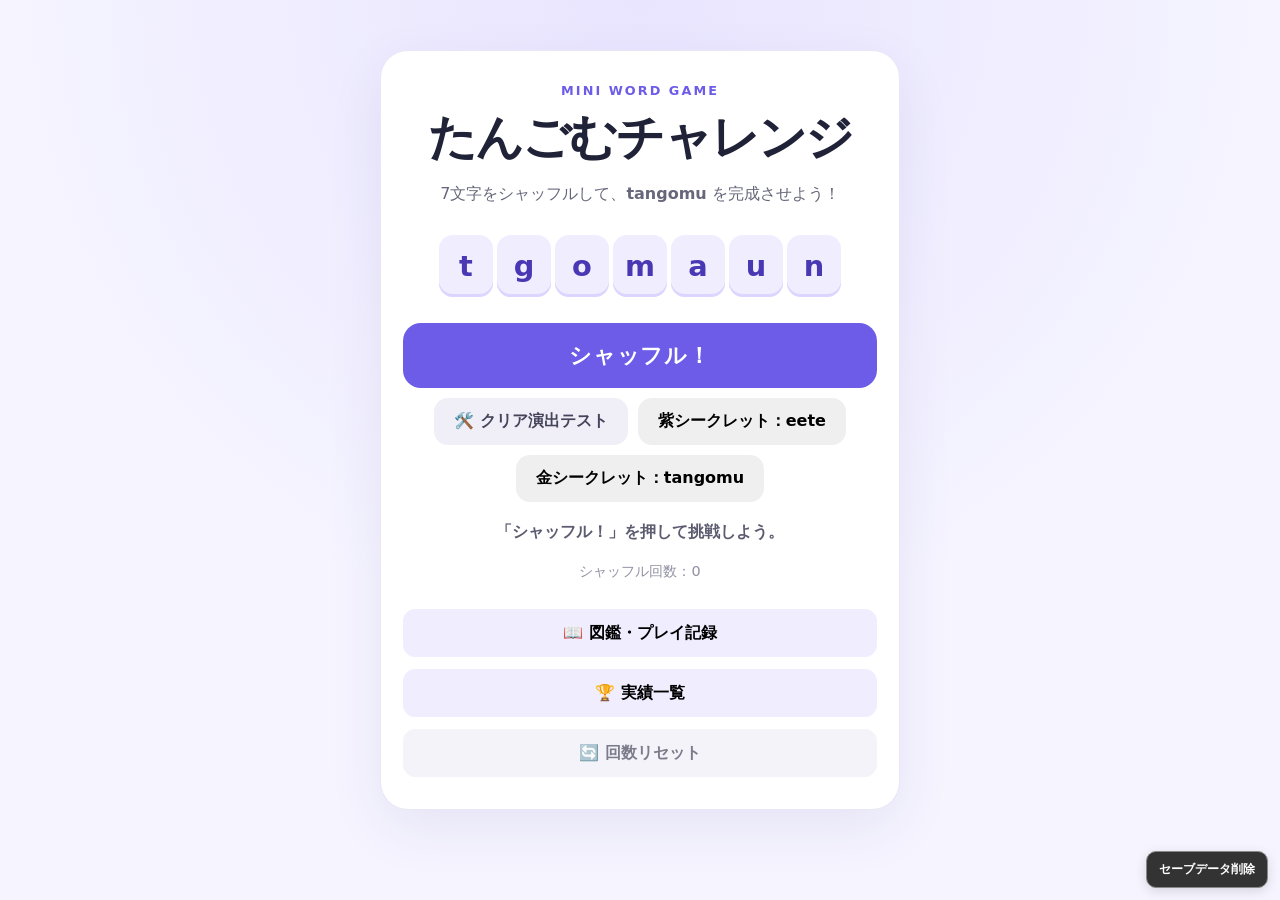
<file: index.html>
<!doctype html>
<html lang="ja">
<head>
  <meta charset="utf-8">
  <meta
    name="viewport"
    content="width=device-width, initial-scale=1, maximum-scale=1, user-scalable=no, viewport-fit=cover"
  >
  <title>たんごむチャレンジ</title>
  
<link rel="stylesheet" href="./css/base.css">
<link rel="stylesheet" href="./css/game.css">
<link rel="stylesheet" href="./css/effects.css">
<link rel="stylesheet" href="./css/achievements.css">
<link rel="stylesheet" href="./css/dopa.css">
<link rel="stylesheet" href="./css/collection.css">

</head>
<body>
  <main>
    <div class="eyebrow">MINI WORD GAME</div>

    <h1>たんごむチャレンジ</h1>

    <p>7文字をシャッフルして、<strong>tangomu</strong> を完成させよう！</p>

    <div class="letters" id="letters" aria-label="現在の文字列"></div>

    <div class="buttons">
      <button class="primary" id="shuffle">シャッフル！</button>

      <button class="secondary" id="reset" hidden>最初から</button>

      <button class="secondary" id="debug" hidden>
        🛠️ クリア演出テスト
      </button>

      <button id="debugEete" hidden>
        紫シークレット：eete
      </button>

      <button id="debugTangomu" hidden>
        金シークレット：tangomu
      </button>
    </div>

    <div id="chanceOverlay" class="chance-overlay" aria-hidden="true">
      たんごむチャンス！
    </div>

    <div id="status" role="status" aria-live="polite">
      「シャッフル！」を押して挑戦しよう。
    </div>

    <div id="sparkle" class="sparkle" aria-hidden="true">
      🎉 ✨ 🎉
    </div>

    <div id="confetti" aria-hidden="true"></div>

    <div class="count">
      シャッフル回数：<span id="count">0</span>
    </div>

    
<div class="menu-buttons">
  <button id="openCollection" class="secondary">
    📖 図鑑・プレイ記録
  </button>

  <button id="openAchievements" class="secondary">
    🏆 実績一覧
  </button>

  <button id="resetCount" class="secondary is-locked">
    🔄 回数リセット
  </button>
</div>

  </main>

  <!-- 実績解除通知 -->
  <div
    id="achievementToast"
    class="achievement-toast"
    role="status"
    aria-live="polite"
    aria-atomic="true"
  ></div>

  <!-- 実績一覧画面 -->
  <div
    id="achievementModal"
    class="modal-overlay"
    hidden
  >
    <section
      class="achievement-modal"
      role="dialog"
      aria-modal="true"
      aria-labelledby="achievementTitle"
    >
      <div class="modal-header">
        <div>
          <div class="eyebrow">ACHIEVEMENTS</div>
          <h2 id="achievementTitle">実績一覧</h2>
        </div>

        <button
          id="closeAchievements"
          class="close-button"
          aria-label="実績一覧を閉じる"
        >×</button>
      </div>

      <div class="achievement-progress">
        <div class="progress-text">
          <span>解除状況</span>
          <strong id="achievementCount">0 / 0</strong>
        </div>

        <div
          class="progress-track"
          role="progressbar"
          aria-label="実績解除率"
          aria-valuemin="0"
          aria-valuemax="100"
          aria-valuenow="0"
          id="achievementProgress"
        >
          <div id="achievementProgressBar" class="progress-bar"></div>
        </div>
      </div>

      <div
        id="achievementList"
        class="achievement-list"
      ></div>

      <p class="achievement-note">
        まだ解除していない実績も確認できるよ！
      </p>
    </section>
  </div>

  
<!-- 図鑑・プレイ記録モーダル -->
<div id="collectionModal" class="modal-overlay" hidden>
  <section
    class="collection-modal"
    role="dialog"
    aria-modal="true"
    aria-labelledby="collectionTitle"
  >
    <div class="modal-header">
      <div>
        <div class="eyebrow">COLLECTION</div>
        <h2 id="collectionTitle">図鑑・プレイ記録</h2>
      </div>
      <button
        id="closeCollection"
        class="close-button"
        aria-label="図鑑を閉じる"
      >×</button>
    </div>

    <div class="collection-tabs" role="tablist" aria-label="表示内容">
      <button
        class="collection-tab active"
        data-collection-tab="secrets"
        role="tab"
        aria-selected="true"
      >📖 シークレット図鑑</button>

      <button
        class="collection-tab"
        data-collection-tab="records"
        role="tab"
        aria-selected="false"
      >📊 プレイ記録</button>
    </div>

    <section
      id="secretCollectionPanel"
      class="collection-panel"
      role="tabpanel"
    >
      <div class="collection-progress">
        <div class="collection-progress-heading">
          <span>シークレット発見率</span>
          <strong id="secretCollectionProgress">0%</strong>
        </div>

        <div class="collection-progress-heading">
          <span>発見数</span>
          <strong id="secretCollectionCount">0 / 10</strong>
        </div>

        <div
          class="collection-progress-track"
          role="progressbar"
          aria-label="シークレット発見率"
          aria-valuemin="0"
          aria-valuemax="100"
          aria-valuenow="0"
          id="secretCollectionProgressBarTrack"
        >
          <div
            id="secretCollectionProgressBar"
            class="collection-progress-bar"
          ></div>
        </div>
      </div>

      <div
        id="secretCollectionList"
        class="collection-secret-list"
      ></div>

      <p class="collection-note">
        シークレットを発見すると、ここに記録されるよ！
      </p>
    </section>

    <section
      id="recordCollectionPanel"
      class="collection-panel"
      role="tabpanel"
      hidden
    >
      <div id="playRecordList" class="play-record-list"></div>

      <p class="collection-note">
        これまでのプレイ記録だよ！
      </p>
    </section>
  </section>
</div>


  <!-- セーブデータ削除 -->
  <button id="saveDeleteButton" class="save-delete-button">
    セーブデータ削除
  </button>

  <script type="module" src="./js/game.js"></script>
</body>
</html>
</file>
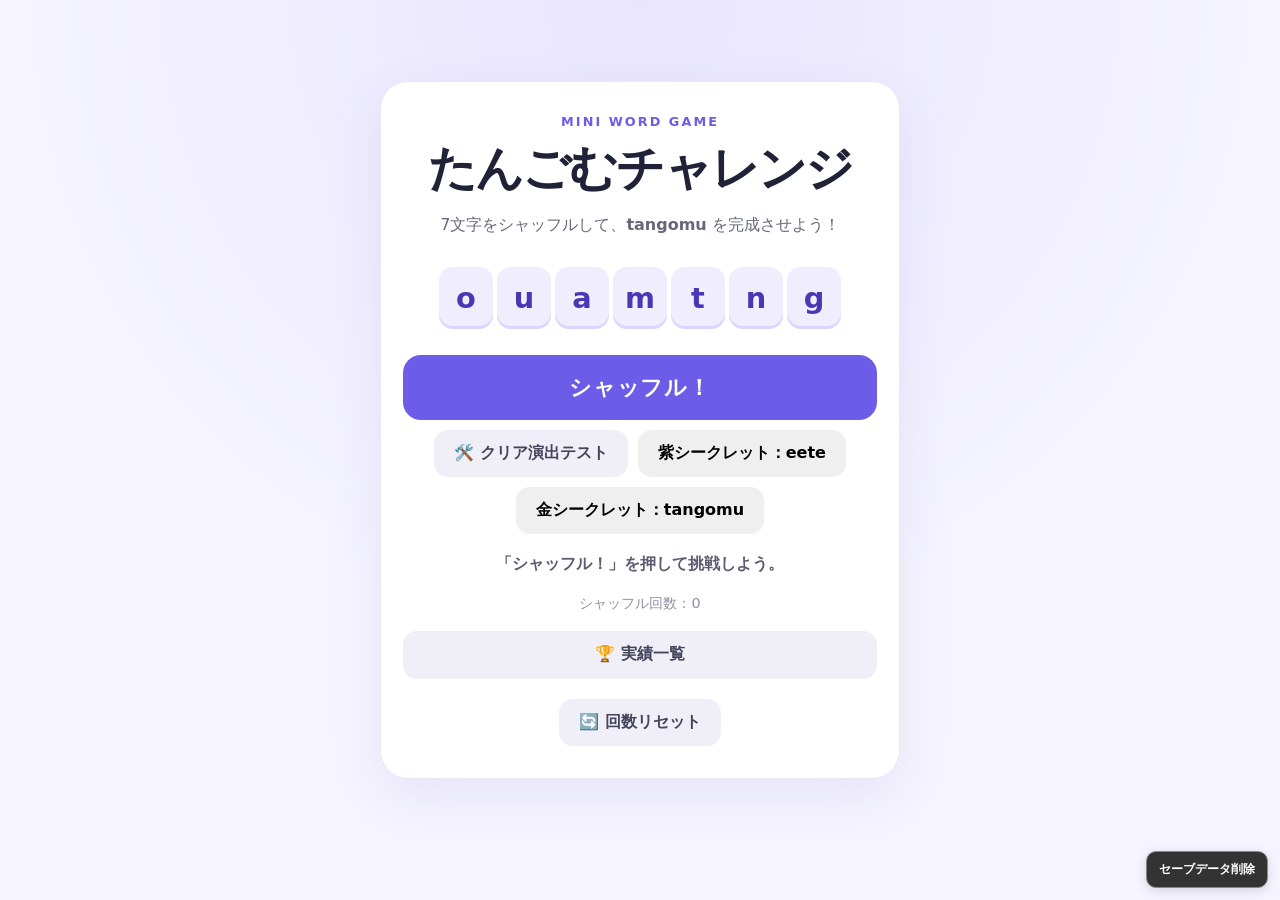
<file: develop/index.html>
<!doctype html>
<html lang="ja">
<head>
  <meta charset="utf-8">
  <meta
    name="viewport"
    content="width=device-width, initial-scale=1, maximum-scale=1, user-scalable=no, viewport-fit=cover"
  >
  <title>たんごむチャレンジ</title>
  <link rel="stylesheet" href="style.css">
</head>
<body>
  <main>
    <div class="eyebrow">MINI WORD GAME</div>

    <h1>たんごむチャレンジ</h1>

    <p>7文字をシャッフルして、<strong>tangomu</strong> を完成させよう！</p>

    <div class="letters" id="letters" aria-label="現在の文字列"></div>

    <div class="buttons">
      <button class="primary" id="shuffle">シャッフル！</button>

      <button class="secondary" id="reset" hidden>最初から</button>

      <button class="secondary" id="debug" hidden>
        🛠️ クリア演出テスト
      </button>

      <button id="debugEete" hidden>
        紫シークレット：eete
      </button>

      <button id="debugTangomu" hidden>
        金シークレット：tangomu
      </button>
    </div>

    <div id="chanceOverlay" class="chance-overlay" aria-hidden="true">
      たんごむチャンス！
    </div>

    <div id="status" role="status" aria-live="polite">
      「シャッフル！」を押して挑戦しよう。
    </div>

    <div id="sparkle" class="sparkle" aria-hidden="true">
      🎉 ✨ 🎉
    </div>

    <div id="confetti" aria-hidden="true"></div>

    <div class="count">
      シャッフル回数：<span id="count">0</span>
    </div>

    <div class="menu-buttons">
      <button id="openAchievements" class="secondary">
        🏆 実績一覧
      </button>

      <button id="resetCount" class="secondary">
        🔄 回数リセット
      </button>
    </div>
  </main>

  <!-- 実績解除通知 -->
  <div
    id="achievementToast"
    class="achievement-toast"
    role="status"
    aria-live="polite"
    aria-atomic="true"
  ></div>

  <!-- 実績一覧画面 -->
  <div
    id="achievementModal"
    class="modal-overlay"
    hidden
  >
    <section
      class="achievement-modal"
      role="dialog"
      aria-modal="true"
      aria-labelledby="achievementTitle"
    >
      <div class="modal-header">
        <div>
          <div class="eyebrow">ACHIEVEMENTS</div>
          <h2 id="achievementTitle">実績一覧</h2>
        </div>

        <button
          id="closeAchievements"
          class="close-button"
          aria-label="実績一覧を閉じる"
        >×</button>
      </div>

      <div class="achievement-progress">
        <div class="progress-text">
          <span>解除状況</span>
          <strong id="achievementCount">0 / 0</strong>
        </div>

        <div
          class="progress-track"
          role="progressbar"
          aria-label="実績解除率"
          aria-valuemin="0"
          aria-valuemax="100"
          aria-valuenow="0"
          id="achievementProgress"
        >
          <div id="achievementProgressBar" class="progress-bar"></div>
        </div>
      </div>

      <div
        id="achievementList"
        class="achievement-list"
      ></div>

      <p class="achievement-note">
        まだ解除していない実績も確認できるよ！
      </p>
    </section>
  </div>

  <!-- セーブデータ削除 -->
  <button id="saveDeleteButton" class="save-delete-button">
    セーブデータ削除
  </button>

  <script type="module" src="./js/game.js"></script>
</body>
</html>
</file>
<file: css/base.css>
:root {
  color-scheme: light;
  --ink: #202338;
  --accent: #6c5ce7;
  --bg: #f5f4ff;
}

* {
  box-sizing: border-box;
}

[hidden] {
  display: none !important;
}

button {
  touch-action: manipulation;
  -webkit-user-select: none;
  user-select: none;
  -webkit-touch-callout: none;
  -webkit-tap-highlight-color: transparent;
}

body {
  margin: 0;
  min-height: 100vh;
  min-height: 100dvh;
  display: grid;
  place-items: center;
  padding: 24px;
  padding-bottom: max(64px, calc(24px + env(safe-area-inset-bottom)));
  font-family: system-ui, -apple-system, "Hiragino Kaku Gothic ProN", sans-serif;
  color: var(--ink);
  background: radial-gradient(circle at top, #e9e5ff, var(--bg) 58%);
}

body.modal-open {
  overflow: hidden;
}

main {
  width: min(100%, 520px);
  text-align: center;
  background: #fff;
  border: 1px solid #e9e7f6;
  border-radius: 28px;
  padding: 32px 22px;
  box-shadow: 0 18px 55px #3a2e8014;
}

.eyebrow {
  color: var(--accent);
  font-weight: 800;
  letter-spacing: .16em;
  font-size: .8rem;
}

h1 {
  margin: 8px 0 10px;
  font-size: clamp(2rem, 8vw, 3rem);
  letter-spacing: -.04em;
}

p {
  line-height: 1.7;
  color: #66677a;
  margin: 0 auto;
}

/* 共通ボタン */
button {
  border: 0;
  border-radius: 14px;
  padding: 13px 20px;
  font: inherit;
  font-weight: 750;
  cursor: pointer;
  transition: transform .12s, filter .12s;
}

button:hover {
  filter: brightness(.97);
  transform: translateY(-1px);
}

button:active {
  transform: translateY(1px);
}

button:disabled {
  cursor: default;
  opacity: .7;
  transform: none;
}

button:focus-visible {
  outline: 3px solid #a99dfb;
  outline-offset: 3px;
}

.primary {
  background: var(--accent);
  color: white;
}

.secondary {
  background: #f0eff7;
  color: #45445b;
}

/* 全体のタッチ操作対策 */
html,
body,
main {
  touch-action: manipulation;
}

button,
button * {
  touch-action: manipulation;
  -webkit-tap-highlight-color: transparent;
}

/* スマートフォン：全体レイアウト */
@media (max-width: 480px) {
  body {
    padding: 14px;
    padding-bottom: max(62px, calc(14px + env(safe-area-inset-bottom)));
  }

  main {
    padding: 28px 18px;
    border-radius: 24px;
  }
}

/* 動きを減らす設定が有効な端末への配慮 */
@media (prefers-reduced-motion: reduce) {
  *,
  *::before,
  *::after {
    animation: none !important;
    transition: none !important;
  }
}
</file>
<file: css/game.css>
/* 文字タイル */
.letters {
  display: flex;
  justify-content: center;
  flex-wrap: nowrap;
  gap: 4px;
  margin: 28px 0 22px;
  min-height: 66px;
}

.letter {
  width: clamp(0px, 8vw, 54px);
  height: clamp(46px, 12vw, 62px);
  display: grid;
  place-items: center;
  border-radius: 14px;
  background: #f0edff;
  color: #4938b4;
  font-size: clamp(1.35rem, 5vw, 1.8rem);
  font-weight: 850;
  box-shadow: inset 0 -3px #dcd5ff;
}

.letter.correct {
  background: #d9f8e7;
  color: #167747;
  box-shadow: inset 0 -3px #b5e9cc;
}

/* ボタン配置 */
.buttons {
  display: flex;
  justify-content: center;
  gap: 10px;
  flex-wrap: wrap;
}

/* メインボタン */
#shuffle {
  width: 100%;
  min-height: 64px;
  padding: 18px 24px;
  border-radius: 18px;
  font-size: 1.35rem;
  font-weight: 850;
  letter-spacing: .04em;
}

#reset {
  width: 100%;
  min-height: 64px;
  padding: 18px 24px;
  border-radius: 18px;
  font-size: 1.25rem;
  font-weight: 850;
}

/* ステータス */
#status {
  min-height: 2em;
  margin-top: 20px;
  font-weight: 750;
  color: #5c5b70;
  white-space: pre-line;
}

#status.win {
  white-space: pre-line;
  color: #16804a;
  font-size: 1.5rem;
  line-height: 1.8;
  animation: pop .5s ease-out;
}

.count {
  margin-top: 8px;
  font-size: .9rem;
  color: #9291a4;
}

/* キラキラ */
.sparkle {
  display: none;
  font-size: 1.7rem;
  margin-top: 8px;
}

.sparkle.show {
  display: block;
  animation: pop .45s ease-out;
}

@keyframes pop {
  from {
    transform: scale(.5);
    opacity: 0;
  }

  to {
    transform: scale(1);
    opacity: 1;
  }
}

/* 紫色シークレット */
.letter.rare-purple {
  background: linear-gradient(
    135deg,
    #f0d9ff 0%,
    #a855f7 18%,
    #6b21a8 42%,
    #c084fc 55%,
    #581c87 78%,
    #a855f7 100%
  );
  color: #fff;
  border: 2px solid #d8b4fe;
  text-shadow: 0 1px 2px #3b0764;
  box-shadow:
    inset 0 1px 2px #f3e8ff,
    inset 0 -3px 4px #3b0764,
    0 0 5px rgba(168, 85, 247, .45);
}

/* 金色シークレット */
.letter.rare-gold {
  background: linear-gradient(
    135deg,
    #fff2a6 0%,
    #d4af37 18%,
    #8a6d1d 38%,
    #ffe680 50%,
    #b8860b 65%,
    #6f5315 82%,
    #d4af37 100%
  );
  color: #382600;
  border: 2px solid #f5d76e;
  text-shadow: 0 1px 1px rgba(255, 255, 255, .35);
  box-shadow:
    inset 0 1px 2px #fff8d6,
    inset 0 -3px 4px #65470a,
    0 0 7px rgba(212, 175, 55, .4);
}

/* スマートフォン */
@media (max-width: 480px) {
  .letters {
    gap: 3px;
  }

  #shuffle,
  #reset {
    min-height: 62px;
  }
}
</file>
<file: css/effects.css>
/* チャンス演出 */
.chance-overlay {
  position: fixed;
  top: 50%;
  left: 50%;
  transform: translate(-50%, -50%);
  z-index: 10000;
  max-width: calc(100vw - 24px);
  background: #fff;
  color: #000;
  border: 2px solid #000;
  border-radius: 8px;
  padding: 20px 28px;
  font-size: clamp(1.5rem, 6vw, 2.2rem);
  font-weight: 900;
  text-align: center;
  white-space: nowrap;
  display: none;
  pointer-events: none;
  touch-action: manipulation;
  -webkit-user-select: none;
  user-select: none;
  -webkit-touch-callout: none;
}

.chance-overlay.show {
  display: block;
  animation: chance-pop .5s ease-out;
}

@keyframes chance-pop {
  0% {
    opacity: 0;
    transform: translate(-50%, -50%) scale(.8);
  }

  40% {
    opacity: 1;
    transform: translate(-50%, -50%) scale(1.05);
  }

  100% {
    opacity: 1;
    transform: translate(-50%, -50%) scale(1);
  }
}

/* 紙吹雪 */
#confetti {
  position: fixed;
  inset: 0;
  overflow: hidden;
  pointer-events: none;
  z-index: 9999;
}

.confetti-piece {
  position: absolute;
  top: -20px;
  width: 10px;
  height: 16px;
  animation: confetti-fall 3s ease-in forwards;
}

@keyframes confetti-fall {
  0% {
    transform: translateY(-20px) rotate(0deg);
    opacity: 1;
  }

  100% {
    transform: translateY(110vh) rotate(900deg);
    opacity: 0;
  }
}

/* デバッグボタン */
#debug[hidden],
#debugEete[hidden],
#debugTangomu[hidden] {
  display: none !important;
}

/* チャンス演出中の操作対策 */
body.chance-animation {
  overscroll-behavior: none;
}

body.chance-animation,
body.chance-animation * {
  -webkit-user-select: none !important;
  user-select: none !important;
  -webkit-touch-callout: none !important;
}

body.chance-animation button {
  touch-action: manipulation;
}

/* チャンス演出中のボタン */
.buttons button.chance-disabled-look {
  background-color: #b8b8b8 !important;
  color: #666 !important;
  border-color: #aaa !important;
  opacity: .75;
  cursor: default;
}
</file>
<file: css/achievements.css>
/* メニュー3ボタン */
.menu-buttons {
  display: flex;
  flex-direction: column;
  gap: 12px;
  margin-top: 18px;
}

/* 3つのボタンを同じ大きさにする */
#openCollection,
#openAchievements,
#resetCount {
  box-sizing: border-box;
  width: 100%;
  min-height: 48px;
  margin-top: 0;
  padding: 12px 16px;
  border-radius: 12px;
  font-size: 1rem;
  font-weight: 700;
}

/* 図鑑・プレイ記録 */
#openCollection {
  background-color: #f0edff;
  color: #000;
  border: 1px solid #f0edff;
}

#openCollection:hover {
  background-color: #e5dfff;
}

/* 実績一覧 */
#openAchievements {
  background-color: #f0edff;
  color: #000;
  border: 1px solid #f0edff;
}

#openAchievements:hover {
  background-color: #e5dfff;
}



/* 回数リセット：使用できないときもクリック可能 */

#resetCount.is-locked {

  background-color: #f0eff7;

  color: #45445b;

  border: 1px solid #f0eff7;

  opacity: 0.7;

  cursor: pointer;

}

/* 使用できるとき */

#resetCount:not(.is-locked) {

  background-color: #f0edff;

  color: #000;

  border: 1px solid #f0edff;

  opacity: 1;

  cursor: pointer;

}

#resetCount:not(.is-locked):hover {

  background-color: #e5dfff;

}


/* 実績解除通知 */
.achievement-toast {
  position: fixed;
  top: max(16px, env(safe-area-inset-top));
  left: 50%;
  transform: translateX(-50%) translateY(-12px);
  z-index: 11000;
  width: max-content;
  max-width: calc(100vw - 32px);
  padding: 14px 20px;
  border: 2px solid #f5c542;
  border-radius: 14px;
  background: #292929;
  color: #fff;
  box-shadow: 0 8px 30px #0002;
  font-weight: 800;
  text-align: center;
  white-space: pre-line;
  overflow-wrap: anywhere;
  opacity: 0;
  visibility: hidden;
  pointer-events: none;
  transition:
    opacity .25s ease,
    transform .25s ease,
    visibility .25s;
}

.achievement-toast.show {
  opacity: 1;
  visibility: visible;
  transform: translateX(-50%) translateY(0);
}

/* モーダルの背景 */
.modal-overlay {
  position: fixed;
  inset: 0;
  z-index: 10500;
  display: grid;
  place-items: center;
  padding: 16px;
  padding-top: max(16px, env(safe-area-inset-top));
  padding-bottom: max(16px, env(safe-area-inset-bottom));
  background: rgba(25, 23, 43, .62);
  backdrop-filter: blur(5px);
  -webkit-backdrop-filter: blur(5px);
}

/* 実績一覧本体 */
.achievement-modal {
  width: min(100%, 500px);
  max-height: 85vh;
  max-height: 85dvh;
  display: flex;
  flex-direction: column;
  overflow: hidden;
  background: #fff;
  border: 1px solid #e9e7f6;
  border-radius: 24px;
  box-shadow: 0 24px 80px #0003;
  text-align: left;
  animation: modal-pop .2s ease-out;
}

@keyframes modal-pop {
  from {
    opacity: 0;
    transform: scale(.96) translateY(8px);
  }

  to {
    opacity: 1;
    transform: scale(1) translateY(0);
  }
}

.modal-header {
  display: flex;
  align-items: center;
  justify-content: space-between;
  gap: 12px;
  padding: 22px 22px 16px;
  border-bottom: 1px solid #eeecf7;
}

.modal-header h2 {
  margin: 4px 0 0;
  font-size: 1.6rem;
  letter-spacing: -.03em;
}

.close-button {
  flex: 0 0 auto;
  width: 42px;
  height: 42px;
  padding: 0;
  border-radius: 50%;
  background: #f0eff7;
  color: #45445b;
  font-size: 1.8rem;
  line-height: 1;
}

/* 解除進捗 */
.achievement-progress {
  padding: 18px 22px;
  background: #faf9ff;
  border-bottom: 1px solid #eeecf7;
}

.progress-text {
  display: flex;
  justify-content: space-between;
  align-items: center;
  gap: 12px;
  margin-bottom: 10px;
  font-size: .95rem;
  color: #66677a;
}

.progress-text strong {
  color: #4938b4;
  font-size: 1rem;
}

.progress-track {
  height: 10px;
  overflow: hidden;
  background: #e7e4f3;
  border-radius: 999px;
}

.progress-bar {
  width: 0;
  height: 100%;
  border-radius: inherit;
  background: linear-gradient(90deg, #6c5ce7, #a18aff);
  transition: width .3s ease;
}

/* 実績リスト */
.achievement-list {
  display: grid;
  gap: 10px;
  overflow-y: auto;
  overscroll-behavior: contain;
  padding: 16px 18px;
  -webkit-overflow-scrolling: touch;
}

.achievement-card {
  display: grid;
  grid-template-columns: 52px minmax(0, 1fr);
  align-items: center;
  gap: 12px;
  padding: 13px;
  border: 1px solid #e9e7f6;
  border-radius: 16px;
  background: #fff;
}

.achievement-card.unlocked {
  border-color: #d7cfff;
  background: linear-gradient(135deg, #faf9ff, #f0edff);
}

.achievement-icon {
  display: grid;
  place-items: center;
  width: 52px;
  height: 52px;
  border-radius: 14px;
  background: #eeedf3;
  color: #9a98a8;
  font-size: 1.7rem;
}

.achievement-card.unlocked .achievement-icon {
  background: #e4dcff;
  color: #5c45cf;
}

.achievement-info {
  min-width: 0;
}

.achievement-name {
  margin: 0 0 4px;
  color: #a09eae;
  font-size: 1rem;
  font-weight: 850;
  overflow-wrap: anywhere;
}

.achievement-card.unlocked .achievement-name {
  color: #382b8b;
}

.achievement-description {
  margin: 0;
  color: #77768a;
  font-size: .86rem;
  line-height: 1.55;
  overflow-wrap: anywhere;
}

.achievement-status {
  display: inline-block;
  margin-top: 7px;
  color: #a09eae;
  font-size: .76rem;
  font-weight: 750;
}

.achievement-card.unlocked .achievement-status {
  color: #287543;
}

.achievement-note {
  flex: 0 0 auto;
  padding: 0 22px 18px;
  font-size: .82rem;
  text-align: center;
  color: #9291a4;
}

/* セーブデータ削除ボタン */
.save-delete-button {
  position: fixed;
  right: max(12px, env(safe-area-inset-right));
  bottom: max(12px, env(safe-area-inset-bottom));
  z-index: 9000;
  padding: 9px 12px;
  border: 1px solid #888;
  border-radius: 10px;
  background: #333;
  color: #fff;
  font-size: .78rem;
  box-shadow: 0 3px 12px #0002;
}

/* スマートフォン：実績画面 */
@media (max-width: 480px) {
  .modal-overlay {
    padding-left: 10px;
    padding-right: 10px;
  }

  .achievement-modal {
    max-height: 88vh;
    max-height: 88dvh;
    border-radius: 20px;
  }

  .modal-header {
    padding: 18px 16px 14px;
  }

  .achievement-progress {
    padding: 14px 16px;
  }

  .achievement-list {
    padding: 12px;
    gap: 8px;
  }

  .achievement-card {
    grid-template-columns: 44px minmax(0, 1fr);
    gap: 10px;
    padding: 10px;
  }

  .achievement-icon {
    width: 44px;
    height: 44px;
    border-radius: 12px;
    font-size: 1.5rem;
  }

  .achievement-note {
    padding: 0 12px 14px;
  }

  .save-delete-button {
    font-size: .72rem;
    padding: 8px 10px;
  }
}
</file>
<file: css/dopa.css>
/* ========================================
   DOPA CHANCE 突入演出
======================================== */

.dopa-entrance {
  position: fixed;
  inset: 0;
  z-index: 100000;
  display: flex;
  align-items: center;
  justify-content: center;
  overflow: hidden;
  background: #050008;
  opacity: 0;
  pointer-events: none;
  transition: opacity 0.15s ease;
}

.dopa-entrance.active {
  opacity: 1;
}

.dopa-flash {
  position: absolute;
  inset: -50%;
  background: radial-gradient(
    ellipse at center,
    rgba(255, 20, 20, 0.95) 0%,
    rgba(130, 0, 30, 0.55) 25%,
    transparent 65%
  );
  opacity: 0;
}

.dopa-entrance.active .dopa-flash {
  animation: dopaFlash 1.2s ease-out forwards;
}

.dopa-lightning {
  position: absolute;
  inset: -100%;
  background: repeating-linear-gradient(
    115deg,
    transparent 0%,
    transparent 46%,
    rgba(255, 40, 40, 0.95) 47%,
    rgba(255, 255, 255, 0.95) 47.3%,
    transparent 48%,
    transparent 55%
  );
  opacity: 0;
}

.dopa-entrance.active .dopa-lightning {
  animation: dopaLightning 1.4s ease-out forwards;
}

.dopa-entrance-content {
  position: relative;
  z-index: 2;
  width: 100%;
  padding: 20px;
  box-sizing: border-box;
  text-align: center;
  opacity: 0;
  transform: scale(0.3) rotate(-8deg);
}

.dopa-entrance.active .dopa-entrance-content {
  animation: dopaTitleAppear 0.65s 0.65s
    cubic-bezier(0.15, 1.7, 0.4, 1) forwards;
}

.dopa-warning {
  color: #fff;
  font-size: clamp(12px, 4vw, 20px);
  font-weight: 900;
  letter-spacing: 0.35em;
  text-shadow: 0 0 15px #f00;
}

.dopa-title {
  color: #fff;
  font-size: clamp(64px, 19vw, 130px);
  line-height: 0.95;
  font-weight: 1000;
  font-style: italic;
  letter-spacing: -0.06em;
  -webkit-text-stroke: 2px #ff2929;
  text-shadow:
    0 0 8px #fff,
    0 0 22px #f00,
    0 0 50px #f00,
    0 0 90px #ff2020;
}

.dopa-subtitle {
  margin-top: 10px;
  color: #ffe66d;
  font-size: clamp(27px, 8vw, 54px);
  font-weight: 1000;
  font-style: italic;
  letter-spacing: 0.08em;
  text-shadow:
    0 0 10px #ff8a00,
    0 0 30px #ff2500,
    0 0 55px #f00;
}

.dopa-message {
  margin-top: 24px;
  color: #fff;
  font-size: clamp(18px, 5vw, 28px);
  font-weight: 900;
  text-shadow: 0 0 15px #f00;
  animation: dopaMessagePulse 0.35s infinite alternate;
}

@keyframes dopaFlash {
  0% {
    opacity: 0;
    transform: scale(0.2);
  }

  25% {
    opacity: 1;
    transform: scale(1);
  }

  45% {
    opacity: 0.2;
  }

  60% {
    opacity: 0.9;
  }

  100% {
    opacity: 0.35;
    transform: scale(1.3);
  }
}

@keyframes dopaLightning {
  0% {
    opacity: 0;
    transform: translateX(-35%);
  }

  20% {
    opacity: 1;
  }

  45% {
    opacity: 0.8;
    transform: translateX(15%);
  }

  65% {
    opacity: 0.15;
  }

  80% {
    opacity: 0.9;
    transform: translateX(30%);
  }

  100% {
    opacity: 0;
    transform: translateX(50%);
  }
}

@keyframes dopaTitleAppear {
  0% {
    opacity: 0;
    transform: scale(0.3) rotate(-8deg);
  }

  65% {
    opacity: 1;
    transform: scale(1.15) rotate(2deg);
  }

  82% {
    transform: scale(0.95) rotate(-1deg);
  }

  100% {
    opacity: 1;
    transform: scale(1) rotate(0deg);
  }
}

@keyframes dopaMessagePulse {
  from {
    opacity: 0.7;
    transform: scale(0.97);
  }

  to {
    opacity: 1;
    transform: scale(1.04);
  }
}

.dopa-entrance.dopa-exit {
  opacity: 0;
  transition: opacity 0.35s ease;
}

/* ========================================
   DOPA CHANCE 効果説明画面
======================================== */

.dopa-info {
  position: fixed;
  inset: 0;
  z-index: 100001;
  display: flex;
  align-items: center;
  justify-content: center;
  box-sizing: border-box;
  padding: 20px;
  overflow-y: auto;
  background: radial-gradient(
    ellipse at center,
    rgba(100, 20, 150, 0.96),
    rgba(12, 3, 22, 0.99) 75%
  );
  color: #fff;
  opacity: 0;
  transform: scale(0.92);
  transition:
    opacity 0.3s ease,
    transform 0.3s ease;
  pointer-events: none;
}

.dopa-info.active {
  opacity: 1;
  transform: scale(1);
}

.dopa-info-content {
  width: 100%;
  max-width: 430px;
  box-sizing: border-box;
  padding: 24px 18px;
  border: 2px solid #e879f9;
  border-radius: 20px;
  background: rgba(22, 7, 35, 0.92);
  box-shadow:
    0 0 20px rgba(217, 70, 239, 0.6),
    inset 0 0 25px rgba(168, 85, 247, 0.12);
  text-align: center;
  animation: dopaInfoGlow 1.2s infinite alternate;
}

.dopa-info-heading {
  color: #ffe66d;
  font-size: clamp(21px, 6vw, 29px);
  font-weight: 1000;
  text-shadow:
    0 0 10px #ff8a00,
    0 0 25px #ff4500;
}

.dopa-info-subheading {
  margin: 10px 0 22px;
  color: #f5d0fe;
  font-size: 15px;
  font-weight: bold;
}

.dopa-info-item {
  display: flex;
  align-items: center;
  gap: 12px;
  margin-top: 12px;
  padding: 14px 12px;
  border: 1px solid rgba(232, 121, 249, 0.55);
  border-radius: 12px;
  background: linear-gradient(
    110deg,
    rgba(126, 34, 206, 0.35),
    rgba(219, 39, 119, 0.18)
  );
  text-align: left;
}

.dopa-info-item > span {
  flex-shrink: 0;
  font-size: 28px;
}

.dopa-info-item strong {
  display: block;
  color: #fff;
  font-size: clamp(13px, 3.7vw, 16px);
  line-height: 1.5;
}

.dopa-info-item small {
  display: block;
  margin-top: 4px;
  color: #e9d5ff;
  font-size: 12px;
  line-height: 1.5;
}

.dopa-info-footer {
  margin-top: 24px;
  color: #ffdf70;
  font-size: 18px;
  font-weight: 900;
  text-shadow: 0 0 12px #ff7300;
}

@keyframes dopaInfoGlow {
  from {
    box-shadow:
      0 0 15px rgba(217, 70, 239, 0.4),
      inset 0 0 15px rgba(168, 85, 247, 0.08);
  }

  to {
    box-shadow:
      0 0 30px rgba(217, 70, 239, 0.8),
      inset 0 0 25px rgba(168, 85, 247, 0.2);
  }
}

/* 動きを減らす設定が有効な端末への配慮 */
@media (prefers-reduced-motion: reduce) {
  .dopa-entrance.active .dopa-flash,
  .dopa-entrance.active .dopa-lightning,
  .dopa-entrance.active .dopa-entrance-content {
    animation-duration: 0.2s;
    animation-delay: 0s;
  }

  .dopa-message,
  .dopa-info-content {
    animation: none;
  }
}

/* ========================================
   DOPA CHANCE中の虹色背景
======================================== */

body.dopa-rainbow {
  background: linear-gradient(
    120deg,
    #ff0000,
    #ff8800,
    #ffee00,
    #00dd44,
    #00ccff,
    #3344ff,
    #bb33ff,
    #ff0088,
    #ff0000
  );
  background-size: 400% 400%;
  animation: dopaRainbowBackground 5s linear infinite;
}

@keyframes dopaRainbowBackground {
  0% {
    background-position: 0% 50%;
  }

  50% {
    background-position: 100% 50%;
  }

  100% {
    background-position: 0% 50%;
  }
}
</file>
<file: css/collection.css>
/* 図鑑・記録ボタン */
#openCollection {
  width: 100%;
  min-height: 48px;
  margin-top: 10px;
  background-color: #f0edff;
  color: #000;
  border: 1px solid #f0edff;
  font-weight: 700;
}

#openCollection:hover {
  background-color: #e5dfff;
}

/* 図鑑モーダル */
.collection-modal {
  width: min(100%, 500px);
  max-height: 85vh;
  max-height: 85dvh;
  display: flex;
  flex-direction: column;
  overflow: hidden;
  background: #fff;
  border: 1px solid #e9e7f6;
  border-radius: 24px;
  box-shadow: 0 24px 80px #0003;
  text-align: left;
  animation: modal-pop .2s ease-out;
}

.collection-tabs {
  display: grid;
  grid-template-columns: 1fr 1fr;
  gap: 8px;
  padding: 14px 18px;
  border-bottom: 1px solid #eeecf7;
}

.collection-tab {
  min-height: 44px;
  padding: 10px;
  border: 1px solid #e5e0fa;
  border-radius: 12px;
  background: #f7f5ff;
  color: #45445b;
  font-weight: 750;
}

.collection-tab.active {
  background: #6c5ce7;
  border-color: #5948cf;
  color: #fff;
}

.collection-panel {
  min-height: 0;
  overflow-y: auto;
  overscroll-behavior: contain;
  padding: 16px 18px;
  -webkit-overflow-scrolling: touch;
}

.collection-panel[hidden] {
  display: none;
}

.collection-progress {
  margin-bottom: 16px;
  padding: 15px;
  border: 1px solid #e9e7f6;
  border-radius: 16px;
  background: #faf9ff;
}

.collection-progress-heading {
  display: flex;
  justify-content: space-between;
  gap: 12px;
  margin-bottom: 10px;
  color: #55536c;
  font-weight: 750;
}

.collection-progress-track {
  height: 10px;
  overflow: hidden;
  border-radius: 999px;
  background: #e7e4f3;
}

.collection-progress-bar {
  width: 0;
  height: 100%;
  border-radius: inherit;
  background: linear-gradient(90deg, #6c5ce7, #a18aff);
  transition: width .3s ease;
}

/* シークレット一覧 */
.collection-secret-list {
  display: grid;
  gap: 10px;
}

.collection-secret-card {
  display: grid;
  grid-template-columns: 44px minmax(0, 1fr);
  align-items: center;
  gap: 12px;
  padding: 12px;
  border: 1px solid #e9e7f6;
  border-radius: 16px;
  background: #f8f8fb;
}

.collection-secret-card.discovered {
  border-color: #d7cfff;
  background: linear-gradient(135deg, #faf9ff, #f0edff);
}

.collection-secret-card.secret-purple {
  border-color: #b99aff;
  background: linear-gradient(135deg, #fbf8ff, #eee1ff);
}

.collection-secret-card.secret-gold {
  border-color: #e6c65b;
  background: linear-gradient(135deg, #fffdf2, #fff1bd);
}

.collection-secret-number {
  display: grid;
  place-items: center;
  width: 44px;
  height: 44px;
  border-radius: 12px;
  background: #e9e7f1;
  color: #77738c;
  font-weight: 850;
}

.collection-secret-card.discovered .collection-secret-number {
  background: #e0d8ff;
  color: #4938b4;
}

.collection-secret-card.secret-gold .collection-secret-number {
  background: #f8df83;
  color: #765400;
}

.collection-secret-info {
  min-width: 0;
}

.collection-secret-name {
  margin: 0 0 3px;
  color: #77768a;
  font-size: 1rem;
  font-weight: 850;
  overflow-wrap: anywhere;
}

.collection-secret-card.discovered .collection-secret-name {
  color: #382b8b;
}

.collection-secret-card.secret-gold .collection-secret-name {
  color: #765400;
}

.collection-secret-text {
  margin: 0;
  color: #77768a;
  font-size: .88rem;
  overflow-wrap: anywhere;
}

.collection-secret-status {
  display: inline-block;
  margin-top: 5px;
  color: #9291a4;
  font-size: .75rem;
  font-weight: 750;
}

.collection-secret-card.discovered .collection-secret-status {
  color: #287543;
}

/* プレイ記録 */
.play-record-list {
  display: grid;
  gap: 10px;
}

.play-record-card {
  display: grid;
  grid-template-columns: 40px minmax(0, 1fr) auto;
  align-items: center;
  gap: 10px;
  padding: 14px;
  border: 1px solid #e9e7f6;
  border-radius: 15px;
  background: #faf9ff;
}

.play-record-icon {
  font-size: 1.5rem;
  text-align: center;
}

.play-record-label {
  color: #55536c;
  font-size: .9rem;
  font-weight: 700;
  overflow-wrap: anywhere;
}

.play-record-value {
  color: #4938b4;
  font-size: 1.15rem;
  font-weight: 850;
  text-align: right;
  overflow-wrap: anywhere;
}

.collection-note {
  margin: 14px 0 0;
  color: #9291a4;
  font-size: .8rem;
  line-height: 1.6;
  text-align: center;
}

@media (max-width: 480px) {
  .collection-modal {
    max-height: 88vh;
    max-height: 88dvh;
    border-radius: 20px;
  }

  .collection-tabs {
    padding: 12px;
  }

  .collection-panel {
    padding: 12px;
  }

  .collection-secret-card {
    gap: 10px;
    padding: 10px;
  }

  .play-record-card {
    grid-template-columns: 32px minmax(0, 1fr) auto;
    gap: 8px;
    padding: 12px 10px;
  }

  .play-record-label {
    font-size: .82rem;
  }

  .play-record-value {
    font-size: 1rem;
  }
}
</file>
<file: develop/style.css>
:root {
  color-scheme: light;
  --ink: #202338;
  --accent: #6c5ce7;
  --bg: #f5f4ff;
}

* {
  box-sizing: border-box;
}

[hidden] {
  display: none !important;
}

button {
  touch-action: manipulation;
  -webkit-user-select: none;
  user-select: none;
  -webkit-touch-callout: none;
  -webkit-tap-highlight-color: transparent;
}

body {
  margin: 0;
  min-height: 100vh;
  min-height: 100dvh;
  display: grid;
  place-items: center;
  padding: 24px;
  padding-bottom: max(64px, calc(24px + env(safe-area-inset-bottom)));
  font-family: system-ui, -apple-system, "Hiragino Kaku Gothic ProN", sans-serif;
  color: var(--ink);
  background: radial-gradient(circle at top, #e9e5ff, var(--bg) 58%);
}

body.modal-open {
  overflow: hidden;
}

main {
  width: min(100%, 520px);
  text-align: center;
  background: #fff;
  border: 1px solid #e9e7f6;
  border-radius: 28px;
  padding: 32px 22px;
  box-shadow: 0 18px 55px #3a2e8014;
}

.eyebrow {
  color: var(--accent);
  font-weight: 800;
  letter-spacing: .16em;
  font-size: .8rem;
}

h1 {
  margin: 8px 0 10px;
  font-size: clamp(2rem, 8vw, 3rem);
  letter-spacing: -.04em;
}

p {
  line-height: 1.7;
  color: #66677a;
  margin: 0 auto;
}

/* 文字タイル */
.letters {
  display: flex;
  justify-content: center;
  flex-wrap: nowrap;
  gap: 4px;
  margin: 28px 0 22px;
  min-height: 66px;
}

.letter {
  width: clamp(0px, 8vw, 54px);
  height: clamp(46px, 12vw, 62px);
  display: grid;
  place-items: center;
  border-radius: 14px;
  background: #f0edff;
  color: #4938b4;
  font-size: clamp(1.35rem, 5vw, 1.8rem);
  font-weight: 850;
  box-shadow: inset 0 -3px #dcd5ff;
}

.letter.correct {
  background: #d9f8e7;
  color: #167747;
  box-shadow: inset 0 -3px #b5e9cc;
}

/* ボタン配置 */
.buttons {
  display: flex;
  justify-content: center;
  gap: 10px;
  flex-wrap: wrap;
}

button {
  border: 0;
  border-radius: 14px;
  padding: 13px 20px;
  font: inherit;
  font-weight: 750;
  cursor: pointer;
  transition: transform .12s, filter .12s;
}

button:hover {
  filter: brightness(.97);
  transform: translateY(-1px);
}

button:active {
  transform: translateY(1px);
}

button:disabled {
  cursor: default;
  opacity: .7;
  transform: none;
}

button:focus-visible {
  outline: 3px solid #a99dfb;
  outline-offset: 3px;
}

/* メインボタン */
#shuffle {
  width: 100%;
  min-height: 64px;
  padding: 18px 24px;
  border-radius: 18px;
  font-size: 1.35rem;
  font-weight: 850;
  letter-spacing: .04em;
}

.primary {
  background: var(--accent);
  color: white;
}

.secondary {
  background: #f0eff7;
  color: #45445b;
}

#reset {
  width: 100%;
  min-height: 64px;
  padding: 18px 24px;
  border-radius: 18px;
  font-size: 1.25rem;
  font-weight: 850;
}

/* ステータス */
#status {
  min-height: 2em;
  margin-top: 20px;
  font-weight: 750;
  color: #5c5b70;
  white-space: pre-line;
}

#status.win {
  white-space: pre-line;
  color: #16804a;
  font-size: 1.5rem;
  line-height: 1.8;
  animation: pop .5s ease-out;
}

.count {
  margin-top: 8px;
  font-size: .9rem;
  color: #9291a4;
}

/* キラキラ */
.sparkle {
  display: none;
  font-size: 1.7rem;
  margin-top: 8px;
}

.sparkle.show {
  display: block;
  animation: pop .45s ease-out;
}

@keyframes pop {
  from {
    transform: scale(.5);
    opacity: 0;
  }

  to {
    transform: scale(1);
    opacity: 1;
  }
}

/* チャンス演出 */
.chance-overlay {
  position: fixed;
  top: 50%;
  left: 50%;
  transform: translate(-50%, -50%);
  z-index: 10000;
  max-width: calc(100vw - 24px);
  background: #fff;
  color: #000;
  border: 2px solid #000;
  border-radius: 8px;
  padding: 20px 28px;
  font-size: clamp(1.5rem, 6vw, 2.2rem);
  font-weight: 900;
  text-align: center;
  white-space: nowrap;
  display: none;
  pointer-events: none;
  touch-action: manipulation;
  -webkit-user-select: none;
  user-select: none;
  -webkit-touch-callout: none;
}

.chance-overlay.show {
  display: block;
  animation: chance-pop .5s ease-out;
}

@keyframes chance-pop {
  0% {
    opacity: 0;
    transform: translate(-50%, -50%) scale(.8);
  }

  40% {
    opacity: 1;
    transform: translate(-50%, -50%) scale(1.05);
  }

  100% {
    opacity: 1;
    transform: translate(-50%, -50%) scale(1);
  }
}

/* 紙吹雪 */
#confetti {
  position: fixed;
  inset: 0;
  overflow: hidden;
  pointer-events: none;
  z-index: 9999;
}

.confetti-piece {
  position: absolute;
  top: -20px;
  width: 10px;
  height: 16px;
  animation: confetti-fall 3s ease-in forwards;
}

@keyframes confetti-fall {
  0% {
    transform: translateY(-20px) rotate(0deg);
    opacity: 1;
  }

  100% {
    transform: translateY(110vh) rotate(900deg);
    opacity: 0;
  }
}

/* デバッグボタン */
#debug[hidden],
#debugEete[hidden],
#debugTangomu[hidden] {
  display: none !important;
}

/* 紫色シークレット */
.letter.rare-purple {
  background: linear-gradient(
    135deg,
    #f0d9ff 0%,
    #a855f7 18%,
    #6b21a8 42%,
    #c084fc 55%,
    #581c87 78%,
    #a855f7 100%
  );
  color: #fff;
  border: 2px solid #d8b4fe;
  text-shadow: 0 1px 2px #3b0764;
  box-shadow:
    inset 0 1px 2px #f3e8ff,
    inset 0 -3px 4px #3b0764,
    0 0 5px rgba(168, 85, 247, .45);
}

/* 金色シークレット */
.letter.rare-gold {
  background: linear-gradient(
    135deg,
    #fff2a6 0%,
    #d4af37 18%,
    #8a6d1d 38%,
    #ffe680 50%,
    #b8860b 65%,
    #6f5315 82%,
    #d4af37 100%
  );
  color: #382600;
  border: 2px solid #f5d76e;
  text-shadow: 0 1px 1px rgba(255, 255, 255, .35);
  box-shadow:
    inset 0 1px 2px #fff8d6,
    inset 0 -3px 4px #65470a,
    0 0 7px rgba(212, 175, 55, .4);
}

/* チャンス演出中の操作対策 */
body.chance-animation {
  overscroll-behavior: none;
}

body.chance-animation,
body.chance-animation * {
  -webkit-user-select: none !important;
  user-select: none !important;
  -webkit-touch-callout: none !important;
}

body.chance-animation button {
  touch-action: manipulation;
}

html,
body,
main {
  touch-action: manipulation;
}

button,
button * {
  touch-action: manipulation;
  -webkit-tap-highlight-color: transparent;
}

/* チャンス演出中のボタン */
.buttons button.chance-disabled-look {
  background-color: #b8b8b8 !important;
  color: #666 !important;
  border-color: #aaa !important;
  opacity: .75;
  cursor: default;
}

/* 実績一覧ボタン */
/* 実績一覧ボタン */
.menu-buttons {
  margin-top: 18px;
}

/* 回数リセットボタン */
#resetCount {
  margin-top: 20px;
}

#openAchievements {
  width: 100%;
  min-height: 48px;
}

#openAchievements {
  width: 100%;
  min-height: 48px;
}

/* 実績解除通知 */
.achievement-toast {
  position: fixed;
  top: max(16px, env(safe-area-inset-top));
  left: 50%;
  transform: translateX(-50%) translateY(-12px);
  z-index: 11000;
  width: max-content;
  max-width: calc(100vw - 32px);
  padding: 14px 20px;
  border: 2px solid #f5c542;
  border-radius: 14px;
  background: #292929;
  color: #fff;
  box-shadow: 0 8px 30px #0002;
  font-weight: 800;
  text-align: center;
  white-space: pre-line;
  overflow-wrap: anywhere;
  opacity: 0;
  visibility: hidden;
  pointer-events: none;
  transition:
    opacity .25s ease,
    transform .25s ease,
    visibility .25s;
}

.achievement-toast.show {
  opacity: 1;
  visibility: visible;
  transform: translateX(-50%) translateY(0);
}

/* モーダルの背景 */
.modal-overlay {
  position: fixed;
  inset: 0;
  z-index: 10500;
  display: grid;
  place-items: center;
  padding: 16px;
  padding-top: max(16px, env(safe-area-inset-top));
  padding-bottom: max(16px, env(safe-area-inset-bottom));
  background: rgba(25, 23, 43, .62);
  backdrop-filter: blur(5px);
  -webkit-backdrop-filter: blur(5px);
}

/* 実績一覧本体 */
.achievement-modal {
  width: min(100%, 500px);
  max-height: 85vh;
  max-height: 85dvh;
  display: flex;
  flex-direction: column;
  overflow: hidden;
  background: #fff;
  border: 1px solid #e9e7f6;
  border-radius: 24px;
  box-shadow: 0 24px 80px #0003;
  text-align: left;
  animation: modal-pop .2s ease-out;
}

@keyframes modal-pop {
  from {
    opacity: 0;
    transform: scale(.96) translateY(8px);
  }

  to {
    opacity: 1;
    transform: scale(1) translateY(0);
  }
}

.modal-header {
  display: flex;
  align-items: center;
  justify-content: space-between;
  gap: 12px;
  padding: 22px 22px 16px;
  border-bottom: 1px solid #eeecf7;
}

.modal-header h2 {
  margin: 4px 0 0;
  font-size: 1.6rem;
  letter-spacing: -.03em;
}

.close-button {
  flex: 0 0 auto;
  width: 42px;
  height: 42px;
  padding: 0;
  border-radius: 50%;
  background: #f0eff7;
  color: #45445b;
  font-size: 1.8rem;
  line-height: 1;
}

/* 解除進捗 */
.achievement-progress {
  padding: 18px 22px;
  background: #faf9ff;
  border-bottom: 1px solid #eeecf7;
}

.progress-text {
  display: flex;
  justify-content: space-between;
  align-items: center;
  gap: 12px;
  margin-bottom: 10px;
  font-size: .95rem;
  color: #66677a;
}

.progress-text strong {
  color: #4938b4;
  font-size: 1rem;
}

.progress-track {
  height: 10px;
  overflow: hidden;
  background: #e7e4f3;
  border-radius: 999px;
}

.progress-bar {
  width: 0;
  height: 100%;
  border-radius: inherit;
  background: linear-gradient(90deg, #6c5ce7, #a18aff);
  transition: width .3s ease;
}

/* 実績リスト */
.achievement-list {
  display: grid;
  gap: 10px;
  overflow-y: auto;
  overscroll-behavior: contain;
  padding: 16px 18px;
  -webkit-overflow-scrolling: touch;
}

.achievement-card {
  display: grid;
  grid-template-columns: 52px minmax(0, 1fr);
  align-items: center;
  gap: 12px;
  padding: 13px;
  border: 1px solid #e9e7f6;
  border-radius: 16px;
  background: #fff;
}

.achievement-card.unlocked {
  border-color: #d7cfff;
  background: linear-gradient(135deg, #faf9ff, #f0edff);
}

.achievement-icon {
  display: grid;
  place-items: center;
  width: 52px;
  height: 52px;
  border-radius: 14px;
  background: #eeedf3;
  color: #9a98a8;
  font-size: 1.7rem;
}

.achievement-card.unlocked .achievement-icon {
  background: #e4dcff;
  color: #5c45cf;
}

.achievement-info {
  min-width: 0;
}

.achievement-name {
  margin: 0 0 4px;
  color: #a09eae;
  font-size: 1rem;
  font-weight: 850;
  overflow-wrap: anywhere;
}

.achievement-card.unlocked .achievement-name {
  color: #382b8b;
}

.achievement-description {
  margin: 0;
  color: #77768a;
  font-size: .86rem;
  line-height: 1.55;
  overflow-wrap: anywhere;
}

.achievement-status {
  display: inline-block;
  margin-top: 7px;
  color: #a09eae;
  font-size: .76rem;
  font-weight: 750;
}

.achievement-card.unlocked .achievement-status {
  color: #287543;
}

.achievement-note {
  flex: 0 0 auto;
  padding: 0 22px 18px;
  font-size: .82rem;
  text-align: center;
  color: #9291a4;
}

/* セーブデータ削除ボタン */
.save-delete-button {
  position: fixed;
  right: max(12px, env(safe-area-inset-right));
  bottom: max(12px, env(safe-area-inset-bottom));
  z-index: 9000;
  padding: 9px 12px;
  border: 1px solid #888;
  border-radius: 10px;
  background: #333;
  color: #fff;
  font-size: .78rem;
  box-shadow: 0 3px 12px #0002;
}

/* スマートフォン */
@media (max-width: 480px) {
  body {
    padding: 14px;
    padding-bottom: max(62px, calc(14px + env(safe-area-inset-bottom)));
  }

  main {
    padding: 28px 18px;
    border-radius: 24px;
  }

  .letters {
    gap: 3px;
  }

  #shuffle,
  #reset {
    min-height: 62px;
  }

  .modal-overlay {
    padding-left: 10px;
    padding-right: 10px;
  }

  .achievement-modal {
    max-height: 88vh;
    max-height: 88dvh;
    border-radius: 20px;
  }

  .modal-header {
    padding: 18px 16px 14px;
  }

  .achievement-progress {
    padding: 14px 16px;
  }

  .achievement-list {
    padding: 12px;
    gap: 8px;
  }

  .achievement-card {
    grid-template-columns: 44px minmax(0, 1fr);
    gap: 10px;
    padding: 10px;
  }

  .achievement-icon {
    width: 44px;
    height: 44px;
    border-radius: 12px;
    font-size: 1.5rem;
  }

  .achievement-note {
    padding: 0 12px 14px;
  }

  .save-delete-button {
    font-size: .72rem;
    padding: 8px 10px;
  }
}

/* 動きを減らす設定が有効な端末への配慮 */
@media (prefers-reduced-motion: reduce) {
  *,
  *::before,
  *::after {
    animation: none !important;
    transition: none !important;
  }
}


/* ========================================
   DOPA CHANCE 突入演出
======================================== */

.dopa-entrance {
  position: fixed;
  inset: 0;
  z-index: 100000;
  display: flex;
  align-items: center;
  justify-content: center;
  overflow: hidden;
  background: #050008;
  opacity: 0;
  pointer-events: none;
  transition: opacity 0.15s ease;
}

.dopa-entrance.active {
  opacity: 1;
}

.dopa-flash {
  position: absolute;
  inset: -50%;
  background: radial-gradient(
    ellipse at center,
    rgba(255, 20, 20, 0.95) 0%,
    rgba(130, 0, 30, 0.55) 25%,
    transparent 65%
  );
  opacity: 0;
}

.dopa-entrance.active .dopa-flash {
  animation: dopaFlash 1.2s ease-out forwards;
}

.dopa-lightning {
  position: absolute;
  inset: -100%;
  background: repeating-linear-gradient(
    115deg,
    transparent 0%,
    transparent 46%,
    rgba(255, 40, 40, 0.95) 47%,
    rgba(255, 255, 255, 0.95) 47.3%,
    transparent 48%,
    transparent 55%
  );
  opacity: 0;
}

.dopa-entrance.active .dopa-lightning {
  animation: dopaLightning 1.4s ease-out forwards;
}

.dopa-entrance-content {
  position: relative;
  z-index: 2;
  width: 100%;
  padding: 20px;
  box-sizing: border-box;
  text-align: center;
  opacity: 0;
  transform: scale(0.3) rotate(-8deg);
}

.dopa-entrance.active .dopa-entrance-content {
  animation: dopaTitleAppear 0.65s 0.65s
    cubic-bezier(0.15, 1.7, 0.4, 1) forwards;
}

.dopa-warning {
  color: #fff;
  font-size: clamp(12px, 4vw, 20px);
  font-weight: 900;
  letter-spacing: 0.35em;
  text-shadow: 0 0 15px #f00;
}

.dopa-title {
  color: #fff;
  font-size: clamp(64px, 19vw, 130px);
  line-height: 0.95;
  font-weight: 1000;
  font-style: italic;
  letter-spacing: -0.06em;
  -webkit-text-stroke: 2px #ff2929;
  text-shadow:
    0 0 8px #fff,
    0 0 22px #f00,
    0 0 50px #f00,
    0 0 90px #ff2020;
}

.dopa-subtitle {
  margin-top: 10px;
  color: #ffe66d;
  font-size: clamp(27px, 8vw, 54px);
  font-weight: 1000;
  font-style: italic;
  letter-spacing: 0.08em;
  text-shadow:
    0 0 10px #ff8a00,
    0 0 30px #ff2500,
    0 0 55px #f00;
}

.dopa-message {
  margin-top: 24px;
  color: #fff;
  font-size: clamp(18px, 5vw, 28px);
  font-weight: 900;
  text-shadow: 0 0 15px #f00;
  animation: dopaMessagePulse 0.35s infinite alternate;
}

@keyframes dopaFlash {
  0% {
    opacity: 0;
    transform: scale(0.2);
  }
  25% {
    opacity: 1;
    transform: scale(1);
  }
  45% {
    opacity: 0.2;
  }
  60% {
    opacity: 0.9;
  }
  100% {
    opacity: 0.35;
    transform: scale(1.3);
  }
}

@keyframes dopaLightning {
  0% {
    opacity: 0;
    transform: translateX(-35%);
  }
  20% {
    opacity: 1;
  }
  45% {
    opacity: 0.8;
    transform: translateX(15%);
  }
  65% {
    opacity: 0.15;
  }
  80% {
    opacity: 0.9;
    transform: translateX(30%);
  }
  100% {
    opacity: 0;
    transform: translateX(50%);
  }
}

@keyframes dopaTitleAppear {
  0% {
    opacity: 0;
    transform: scale(0.3) rotate(-8deg);
  }
  65% {
    opacity: 1;
    transform: scale(1.15) rotate(2deg);
  }
  82% {
    transform: scale(0.95) rotate(-1deg);
  }
  100% {
    opacity: 1;
    transform: scale(1) rotate(0deg);
  }
}

@keyframes dopaMessagePulse {
  from {
    opacity: 0.7;
    transform: scale(0.97);
  }
  to {
    opacity: 1;
    transform: scale(1.04);
  }
}

.dopa-entrance.dopa-exit {
  opacity: 0;
  transition: opacity 0.35s ease;
}

/* ========================================
   DOPA CHANCE 効果説明画面
======================================== */

.dopa-info {
  position: fixed;
  inset: 0;
  z-index: 100001;
  display: flex;
  align-items: center;
  justify-content: center;
  box-sizing: border-box;
  padding: 20px;
  overflow-y: auto;
  background: radial-gradient(
    ellipse at center,
    rgba(100, 20, 150, 0.96),
    rgba(12, 3, 22, 0.99) 75%
  );
  color: #fff;
  opacity: 0;
  transform: scale(0.92);
  transition:
    opacity 0.3s ease,
    transform 0.3s ease;
  pointer-events: none;
}

.dopa-info.active {
  opacity: 1;
  transform: scale(1);
}

.dopa-info-content {
  width: 100%;
  max-width: 430px;
  box-sizing: border-box;
  padding: 24px 18px;
  border: 2px solid #e879f9;
  border-radius: 20px;
  background: rgba(22, 7, 35, 0.92);
  box-shadow:
    0 0 20px rgba(217, 70, 239, 0.6),
    inset 0 0 25px rgba(168, 85, 247, 0.12);
  text-align: center;
  animation: dopaInfoGlow 1.2s infinite alternate;
}

.dopa-info-heading {
  color: #ffe66d;
  font-size: clamp(21px, 6vw, 29px);
  font-weight: 1000;
  text-shadow:
    0 0 10px #ff8a00,
    0 0 25px #ff4500;
}

.dopa-info-subheading {
  margin: 10px 0 22px;
  color: #f5d0fe;
  font-size: 15px;
  font-weight: bold;
}

.dopa-info-item {
  display: flex;
  align-items: center;
  gap: 12px;
  margin-top: 12px;
  padding: 14px 12px;
  border: 1px solid rgba(232, 121, 249, 0.55);
  border-radius: 12px;
  background: linear-gradient(
    110deg,
    rgba(126, 34, 206, 0.35),
    rgba(219, 39, 119, 0.18)
  );
  text-align: left;
}

.dopa-info-item > span {
  flex-shrink: 0;
  font-size: 28px;
}

.dopa-info-item strong {
  display: block;
  color: #fff;
  font-size: clamp(13px, 3.7vw, 16px);
  line-height: 1.5;
}

.dopa-info-item small {
  display: block;
  margin-top: 4px;
  color: #e9d5ff;
  font-size: 12px;
  line-height: 1.5;
}

.dopa-info-footer {
  margin-top: 24px;
  color: #ffdf70;
  font-size: 18px;
  font-weight: 900;
  text-shadow: 0 0 12px #ff7300;
}

@keyframes dopaInfoGlow {
  from {
    box-shadow:
      0 0 15px rgba(217, 70, 239, 0.4),
      inset 0 0 15px rgba(168, 85, 247, 0.08);
  }
  to {
    box-shadow:
      0 0 30px rgba(217, 70, 239, 0.8),
      inset 0 0 25px rgba(168, 85, 247, 0.2);
  }
}

@media (prefers-reduced-motion: reduce) {
  .dopa-entrance.active .dopa-flash,
  .dopa-entrance.active .dopa-lightning,
  .dopa-entrance.active .dopa-entrance-content {
    animation-duration: 0.2s;
    animation-delay: 0s;
  }

  .dopa-message,
  .dopa-info-content {
    animation: none;
  }
}


/* ========================================
   DOPA CHANCE中の虹色背景
======================================== */

body.dopa-rainbow {
  background: linear-gradient(
    120deg,
    #ff0000,
    #ff8800,
    #ffee00,
    #00dd44,
    #00ccff,
    #3344ff,
    #bb33ff,
    #ff0088,
    #ff0000
  );
  background-size: 400% 400%;
  animation: dopaRainbowBackground 5s linear infinite;
}

@keyframes dopaRainbowBackground {
  0% {
    background-position: 0% 50%;
  }
  50% {
    background-position: 100% 50%;
  }
  100% {
    background-position: 0% 50%;
  }
}
</file>
